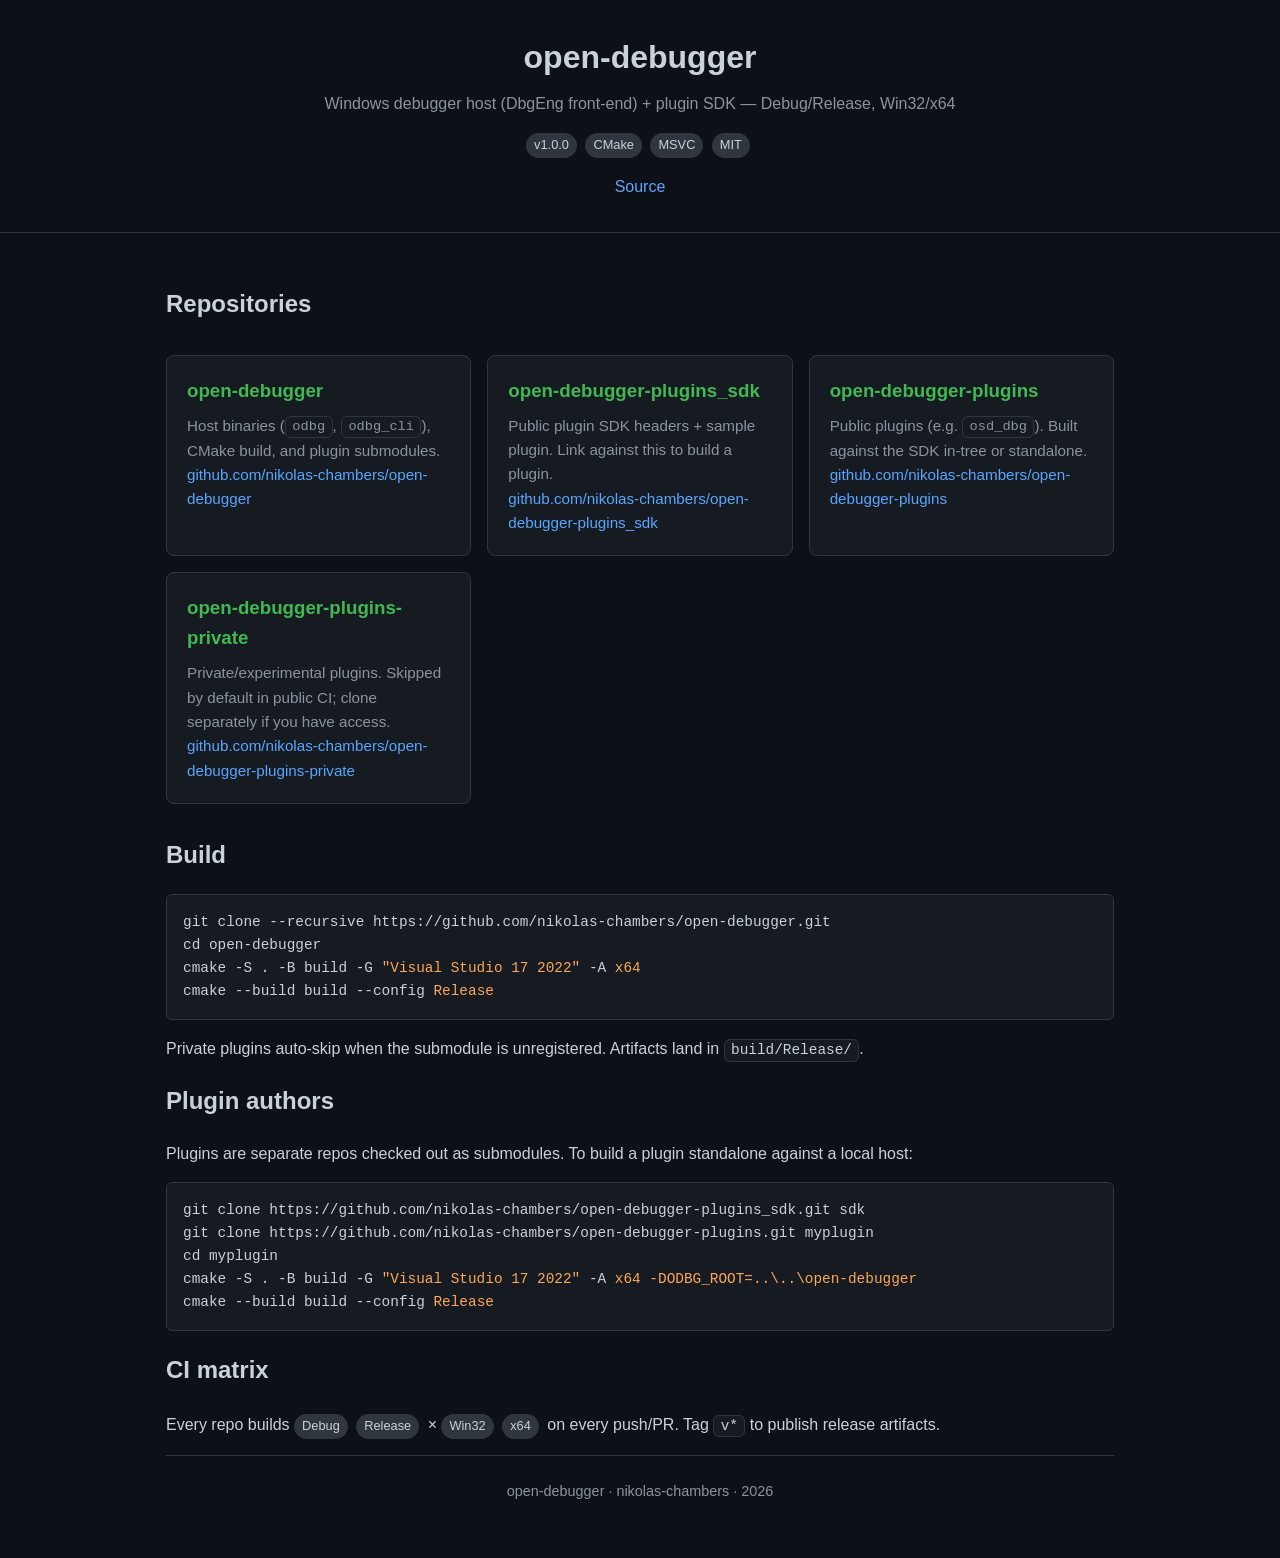
<file: index.html>
<!DOCTYPE html>
<html lang="en">
<head>
<meta charset="UTF-8">
<meta name="viewport" content="width=device-width, initial-scale=1.0">
<title>open-debugger — Windows debugger host + plugin SDK</title>
<style>
  :root {
    color-scheme: dark;
    --bg: #0d1117;
    --panel: #161b22;
    --border: #30363d;
    --text: #c9d1d9;
    --muted: #8b949e;
    --accent: #58a6ff;
    --accent2: #3fb950;
  }
  * { box-sizing: border-box; }
  body {
    margin: 0;
    font-family: -apple-system, BlinkMacSystemFont, "Segoe UI", Helvetica, Arial, sans-serif;
    background: var(--bg);
    color: var(--text);
    line-height: 1.6;
  }
  a { color: var(--accent); text-decoration: none; }
  a:hover { text-decoration: underline; }
  header {
    border-bottom: 1px solid var(--border);
    padding: 2rem 1rem;
    text-align: center;
  }
  header h1 { margin: 0 0 .5rem; font-size: 2rem; }
  header p { margin: 0; color: var(--muted); }
  .wrap { max-width: 980px; margin: 0 auto; padding: 2rem 1rem; }
  .grid {
    display: grid;
    grid-template-columns: repeat(auto-fit, minmax(260px, 1fr));
    gap: 1rem;
    margin: 2rem 0;
  }
  .card {
    background: var(--panel);
    border: 1px solid var(--border);
    border-radius: 8px;
    padding: 1.25rem;
  }
  .card h3 { margin: 0 0 .5rem; color: var(--accent2); }
  .card p { margin: 0; color: var(--muted); font-size: .95rem; }
  .badge {
    display: inline-block;
    padding: .15rem .5rem;
    border-radius: 999px;
    background: var(--border);
    color: var(--text);
    font-size: .8rem;
    margin: .25rem .25rem 0 0;
  }
  code, pre {
    background: var(--panel);
    border: 1px solid var(--border);
    border-radius: 6px;
    padding: .15rem .4rem;
    font-family: ui-monospace, SFMono-Regular, Menlo, Monaco, Consolas, monospace;
    font-size: .9em;
  }
  pre { padding: 1rem; overflow-x: auto; }
  footer {
    border-top: 1px solid var(--border);
    text-align: center;
    padding: 1.5rem 1rem;
    color: var(--muted);
    font-size: .9rem;
  }
  .cmd { color: var(--accent2); }
  .arg { color: #ffa657; }
</style>
</head>
<body>

<header>
  <h1>open-debugger</h1>
  <p>Windows debugger host (DbgEng front-end) + plugin SDK — Debug/Release, Win32/x64</p>
  <div style="margin-top:.75rem;">
    <span class="badge">v1.0.0</span>
    <span class="badge">CMake</span>
    <span class="badge">MSVC</span>
    <span class="badge">MIT</span>
  </div>
  <p style="margin-top:1rem;">
    <a href="https://github.com/nikolas-chambers/open-debugger">Source</a>
  </p>
</header>

<div class="wrap">

  <h2>Repositories</h2>
  <div class="grid">
    <div class="card">
      <h3>open-debugger</h3>
      <p>Host binaries (<code>odbg</code>, <code>odbg_cli</code>), CMake build, and plugin submodules.</p>
      <p><a href="https://github.com/nikolas-chambers/open-debugger">github.com/nikolas-chambers/open-debugger</a></p>
    </div>
    <div class="card">
      <h3>open-debugger-plugins_sdk</h3>
      <p>Public plugin SDK headers + sample plugin. Link against this to build a plugin.</p>
      <p><a href="https://github.com/nikolas-chambers/open-debugger-plugins_sdk">github.com/nikolas-chambers/open-debugger-plugins_sdk</a></p>
    </div>
    <div class="card">
      <h3>open-debugger-plugins</h3>
      <p>Public plugins (e.g. <code>osd_dbg</code>). Built against the SDK in-tree or standalone.</p>
      <p><a href="https://github.com/nikolas-chambers/open-debugger-plugins">github.com/nikolas-chambers/open-debugger-plugins</a></p>
    </div>
    <div class="card">
      <h3>open-debugger-plugins-private</h3>
      <p>Private/experimental plugins. Skipped by default in public CI; clone separately if you have access.</p>
      <p><a href="https://github.com/nikolas-chambers/open-debugger-plugins-private">github.com/nikolas-chambers/open-debugger-plugins-private</a></p>
    </div>
  </div>

  <h2>Build</h2>
  <pre>git clone --recursive https://github.com/nikolas-chambers/open-debugger.git
cd open-debugger
cmake -S . -B build -G <span class="arg">"Visual Studio 17 2022"</span> -A <span class="arg">x64</span>
cmake --build build --config <span class="arg">Release</span></pre>
  <p>Private plugins auto-skip when the submodule is unregistered. Artifacts land in <code>build/Release/</code>.</p>

  <h2>Plugin authors</h2>
  <p>Plugins are separate repos checked out as submodules. To build a plugin standalone against a local host:</p>
  <pre>git clone https://github.com/nikolas-chambers/open-debugger-plugins_sdk.git sdk
git clone https://github.com/nikolas-chambers/open-debugger-plugins.git myplugin
cd myplugin
cmake -S . -B build -G <span class="arg">"Visual Studio 17 2022"</span> -A <span class="arg">x64</span> <span class="arg">-DODBG_ROOT=..\..\open-debugger</span>
cmake --build build --config <span class="arg">Release</span></pre>

  <h2>CI matrix</h2>
  <p>Every repo builds <span class="badge">Debug</span> <span class="badge">Release</span> × <span class="badge">Win32</span> <span class="badge">x64</span> on every push/PR. Tag <code>v*</code> to publish release artifacts.</p>

  <footer>
    open-debugger · nikolas-chambers · 2026
  </footer>
</div>

</body>
</html>
</file>
